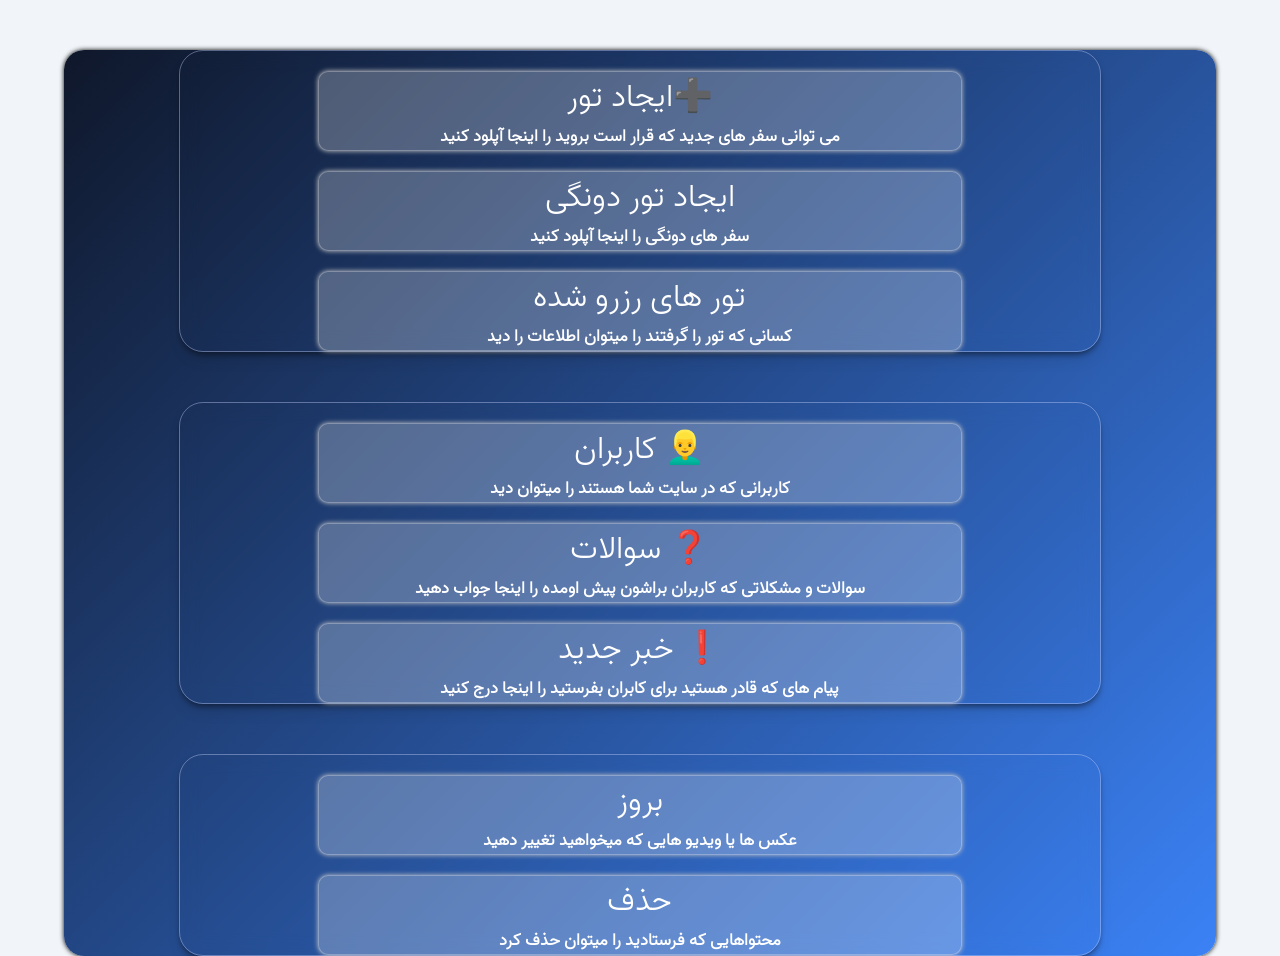
<file: manage/all_activity_manage/index.html>
<!DOCTYPE html>
<html lang="en">
<head>
    <meta charset="UTF-8">
    <meta name="viewport" content="width=device-width, initial-scale=1.0">
    <link rel="stylesheet" href="index.css">
    <title>مدیر</title>
</head>
<body>
    <div class="all">
        <div class="tours">
            <button>ایجاد تور➕<p>می توانی سفر های جدید که قرار است بروید را اینجا آپلود کنید</p></button>
            <button>ایجاد تور دونگی<p>سفر های دونگی را اینجا آپلود کنید </p></button>
            <button>تور های رزرو شده <p>کسانی که تور را گرفتند را میتوان اطلاعات را دید</p></button>

        </div>
        <div class="users">
            <button id="users">کاربران 👱‍♂️<p>کاربرانی که در سایت شما هستند را میتوان دید </p></button>
            <button id="question">سوالات ❓<p>سوالات و مشکلاتی که کاربران براشون پیش اومده را اینجا جواب دهید </p></button>
            <button>خبر جدید ❗<p>پیام های که قادر هستید برای کابران بفرستید را اینجا درج کنید</p></button>

        </div>
        <div class="change">
            <button>بروز <p>عکس ها یا ویدیو هایی که میخواهید تغییر دهید </p></button>
            <button>حذف<p>محتواهایی که فرستادید را میتوان حذف کرد </p></button>

        </div>

    </div>
    
</body>
</html>
<script src="index.js"></script>
</file>
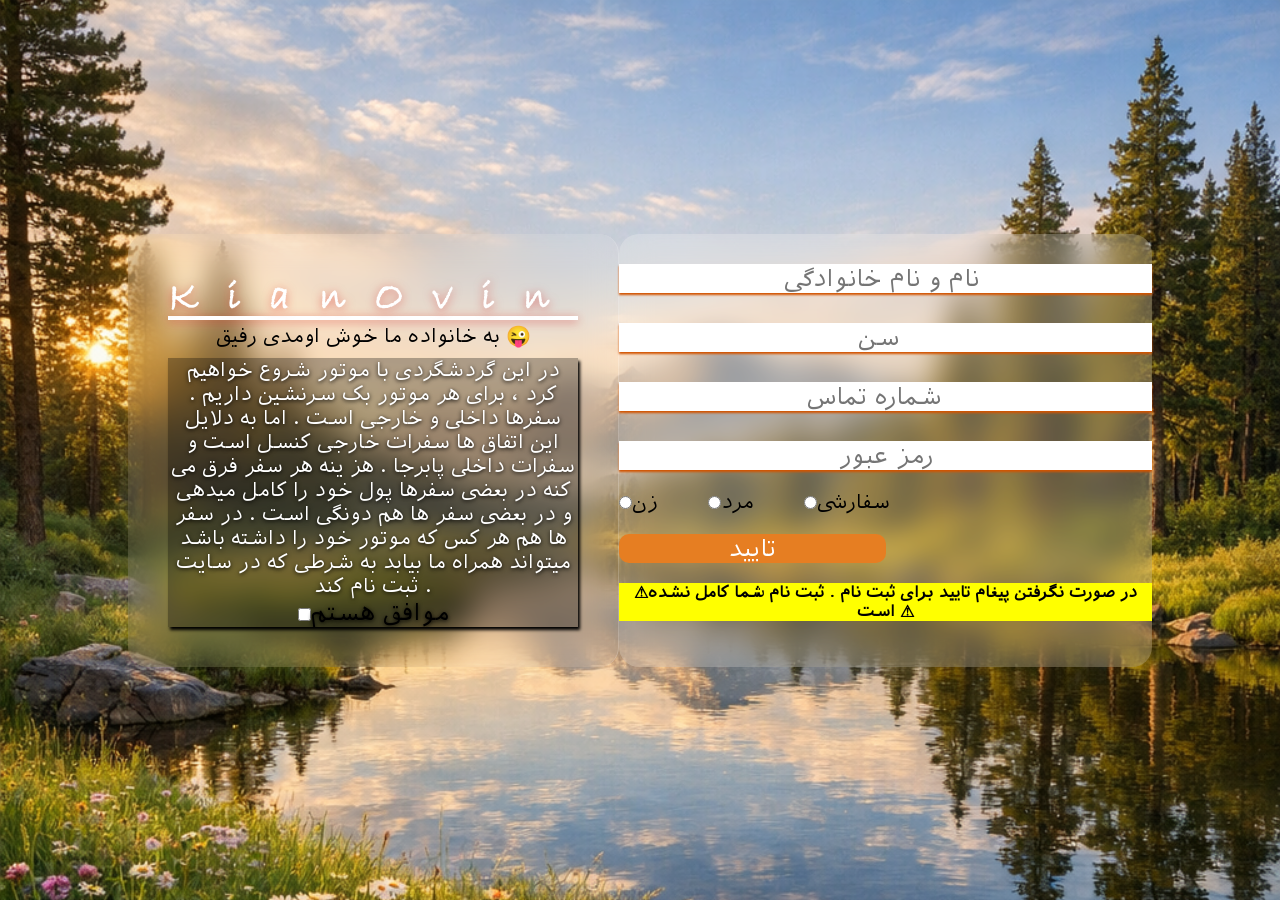
<file: login/login.html>
<!DOCTYPE html>
<html lang="en">
<head>
    <meta charset="UTF-8">
    <meta name="viewport" content="width=device-width, initial-scale=1.0">
    <title>ثبت نام  گردشگردی کایکو</title>
    <link rel="stylesheet" href="login.css">
</head>
<body>
    <div class="back">
    <form class="all">
        <div class="left">
            <h1>KianOvin</h1>
            <p style="color: black;">به خانواده ما خوش اومدی رفیق 😜</p>
            <div class="box_permition">
                <p>در این گردشگردی با موتور شروع خواهیم کرد ، برای هر موتور بک سرنشین داریم . سفرها داخلی و خارجی است . اما به دلایل این اتفاق ها سفرات خارجی کنسل است و سفرات داخلی پابرجا . هز ینه هر سفر فرق می کنه در بعضی سفرها پول خود را کامل میدهی و در بعضی سفر ها هم دونگی است . در سفر ها هم هر کس که موتور خود را داشته باشد میتواند همراه ما بیابد به شرطی که در سایت ثبت نام کند . 
                    
            <label class="accept" >
                <input type="checkbox" id="accept">موافق هستم

            </label>
            <div class="error" id="error">


            </div>

            </div>
           
        </div>
        <div class="login">
            <input type="text" id="name" class="input" placeholder="نام و نام خانوادگی ">
            <input type="number" id="age" class="input" placeholder="سن">
            <input type="number" id="number" class="input" placeholder="شماره تماس ">
            <input type="password" id="password" class="input" placeholder="رمز عبور">
            <div id="radio">
            <label >
                <input type="radio" value="زن" id="women" name="gender" class="radio">زن
            </label>
         
            <label>
                 <input type="radio" value="مرد" id="man" name="gender" class="radio">مرد
            </label>

             <label>
                <input type="radio" value="سفارشی"  name="gender" class="radio">سفارشی
            </label>
            </div>
            <div class="button">
                <button id="submit">تایید</button>
            </div>
            <div>
                <h4>⚠در صورت نگرفتن پیغام تایید برای ثبت نام . ثبت نام شما کامل نشده است ⚠</h4>
            </div>

           
           
        
        </div>

    </form>
    </div>
   
    
    
</body>
</html>
<script src="login.js"></script>
</file>
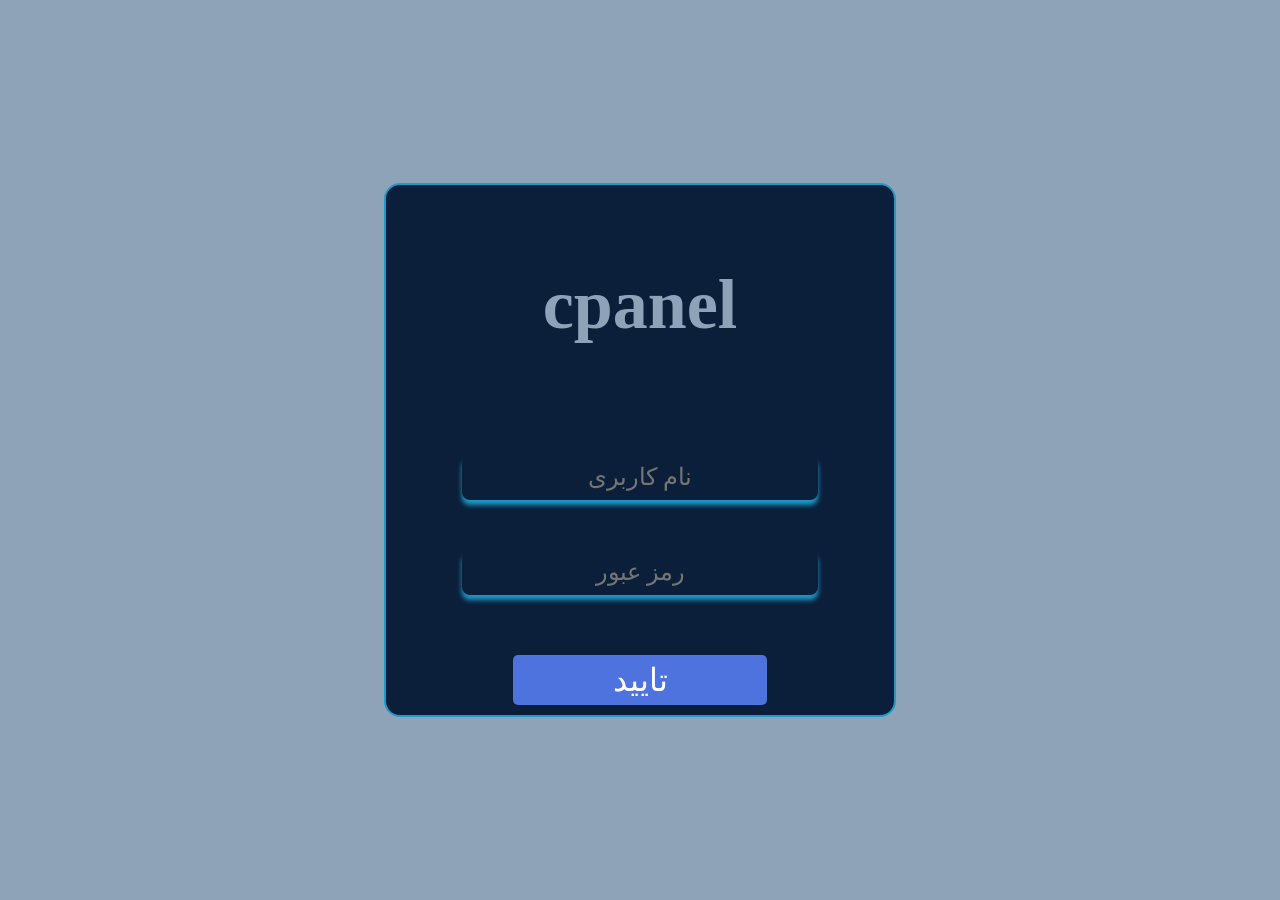
<file: manage/manage.html>
<!DOCTYPE html>
<html lang="en">
<head>
    <meta charset="UTF-8">
    <meta name="viewport" content="width=device-width, initial-scale=1.0">
    <link rel="stylesheet" href="manage.css">
    <title>ورود مدیر</title>
</head>
<body>
    <div class="all">
        <form action="">
            <h3 id="timi">

            </h3>
        <h1>
            cpanel
        </h1>
        <div>
            <input type="text" placeholder="نام کاربری" id="name" >
        </div>
        <div>
            <input type="password" placeholder="رمز عبور" id="password">
        </div>
        <div>
            <button id="submit">تایید</button>
        </div>
    </form>

    </div>
    </div>
    
</body>
</html>
<script src="manage.js"></script>
</file>
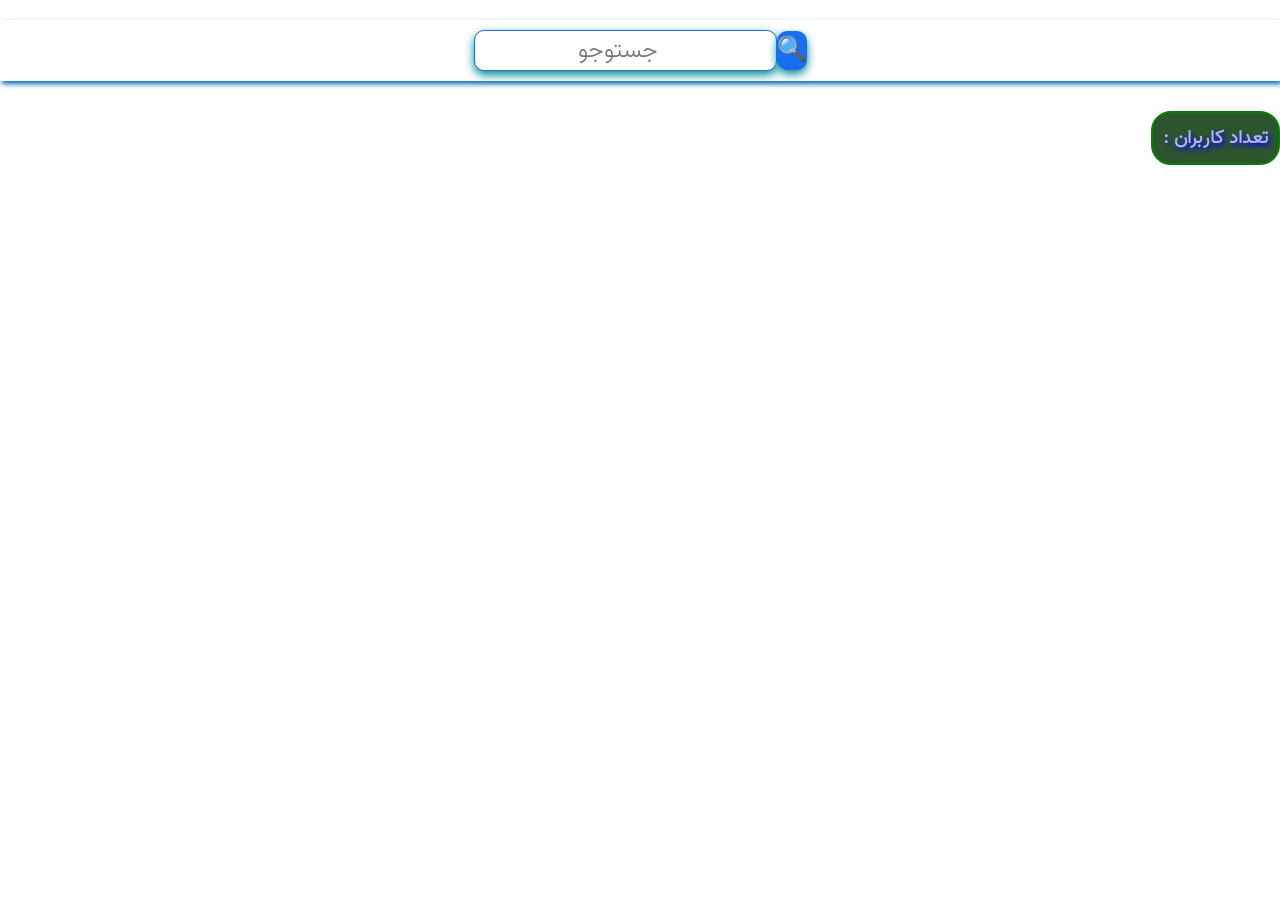
<file: manage/all_activity_manage/users/users.html>
<!DOCTYPE html>
<html lang="en">
<head>
    <meta charset="UTF-8">
    <meta name="viewport" content="width=device-width, initial-scale=1.0">
    <link rel="stylesheet" href="users.css">
    <title></title>
</head>
<body>
    <div class="box_search">
        <div class="search">
            <input type="number" placeholder="جستوجو" id="search"><button id="submit">🔍</button>
        </div>
        <div class="container_one" id="container_one">
        </div>

    </div>
    <div class="population">
        <h3 id="population">تعداد کاربران : </h3>
    </div>
    <div class="container_two" id="container_two">

    </div>
    
</body>
</html>
<script src="users.js"></script>
</file>
<file: manage/all_activity_manage/index.css>
*{
    margin: 0;
    padding: 0;
    box-sizing: border-box;
}
@font-face{
    font-family: 'vahid';
    src: url(../../font/Vazir-Light.ttf);
}
body{
     background-color: #f1f5f9;
     color: #0f172a;
}
.all{
    background: linear-gradient(135deg,#0f172a,#3b82f6);
    width: 90%;
    box-shadow: 0 0 5px black;
    margin-left: auto;
    margin-right: auto;
    margin-top: 30px;
    border-radius: 20px;
}

.users,.change,.tours{
    background-color: transparent;
    backdrop-filter: blur(15px);
    border: 1px solid rgba(255,255,255,0.3);
    backdrop-filter: blur(10px);
    width: 80%;
    margin-left: auto;
    margin-right: auto;
    margin-top: 50px;
    flex-wrap: wrap;
    text-align: center;
    border-radius: 1.5rem;
    box-shadow: 0 4px 6px -2px rgba(0, 0, 0, 0.5),0 10px 15px -3px rgba(0, 0, 0, 0.1);
    border: 1px solid rgba(203, 213, 255, 0.4);
   
}
button{
   
    cursor: pointer;
    width: 70%;
    background-color: rgba(255,255,255,0.25);
    border: none;
    margin-top: 20px;
    font-family: 'vahid';
    font-size: xx-large;
    color: rgb(255, 255, 255);
    border-radius: 10px;
    box-shadow: 0 0 5px rgb(196, 196, 196);
    transition: 0.3s;
     border: 1px solid rgba(243, 241, 241, 0.3);
    
}
button:active{
    outline: none;
}
p{
    font-size: 17px;
    font-weight: 600;
}
button:hover{
    background-color: rgb(112, 173, 253);
    transform: translateY(-5px);
    color: black;
}
@media(max-width:530px){
    button{
        font-size: x-large;
    }
}
</file>
<file: login/login.css>
*{
    margin: 0;
    padding: 0;
    box-sizing: border-box;
}
@font-face{
    font-family: 'title';
    src: url(../font/irsans_P30Day.com.ttf);
}
@font-face{
    font-family: 'brad';
    src: url(../font/BRADHITC.TTF);
}
body{
    background-image: url(pic/d1da81f1-f62e-48f4-92e7-20e049bfdd87.png);
    background-size: cover;
    background-repeat: no-repeat;
     font-family:'title';
}
.back{
    width: 100%;
    margin-left: auto;
    margin-right: auto;
    display: flex;
    
    height: 100vh;
    align-items: center;
    justify-content: center;
    flex-wrap: wrap;
    
  
    
}
.all{
    max-width: 80%;
    border-radius: 10px;
    display: flex;
    border-radius: 20px;
   

}
.left{
    width: 100%;
    background-color:rgba(255,255,255,0.1);
    backdrop-filter: blur(15px);
    border-radius: 20px;
    text-align: center;
    color: white;
    font-size: 20px;
    padding-top: 20px;
    border-right: 1px solid rgba(255,255,255,0.2);
    padding: 40px;
}
h1{
    text-shadow: 0 2px 10px rgba(214, 20, 20, 0.5);
    font-family: 'brad';
    letter-spacing: 30px;
    text-decoration: underline;
    text-underline-offset: 8px;

}
.login{
    flex-wrap: wrap;
    align-items: center;
    justify-items: center;
    background-color: rgba(255,255,255,0.2);
    backdrop-filter: blur(15px);
    border-radius: 20px;
}
.input{
    font-size: x-large;
    width: 100%;
    margin-top: 30px;
    border-left: none;
    border-right: none;
    text-align: center;
    border: none;
    box-shadow: 0px 2px 2px #d35400;
    font-family: 'title';

}
label{
    font-size: 20px;
    font-weight: lighter;
}
button{
    margin-top: 20px;
}



.button{
    width:50%;

}
button{
    width: 100%;
    font-size: x-large;
    background-color: #e67e22;
    color: white;
    border: none;
    margin-bottom: 20px;
    border-radius: 10px;
    cursor: pointer;
    transition: 0.3s;
    font-family: 'title';
}
button:hover{
    background-color: #d35400;
    transform: translateY(-4px);
}


#radio{
    display: flex;
    gap: 50px;
    margin-top: 20px;
    font-family: 'title';
}
.box_permition{
    box-shadow: 2px 3px 3px black;
    overflow-y: scroll;
    margin-top: 10px;
    background-color:rgba(0, 0, 0, 0.3) ;
    text-shadow: 0 1px 4px black;

}
.accept{
    color: black;
    font-size: larger;
    display: block;
}
input:focus{
    border: none;
    outline: none;
}
.error{
    text-align: center;
    font-weight: bolder;
    font-weight: 800;
   
}
h4{
    text-align: center;
    background-color: yellow;
}
</file>
<file: manage/manage.css>
*{
    padding: 0;
    margin: 0;
    box-sizing: border-box;
}
body{
    height: 100vh;
    background-color: #8fa3b8;
    align-content: center;
    justify-content: center;
}
@font-face{
    font-family: 'iran';
    src: url(../font/irsans_P30Day.com.ttf);
}
@font-face{
    font-family: 'bar';
    src: url(../font/BRADHITC.TTF);
}
@font-face{
    font-family: 'np';
    src: url(../font/NPINami.ttf);
}
.all{
    max-width: 100%;
    height: 100%;
    align-content: center;
    justify-content: center;
}
form{
    width: 40%;
    margin-left: auto;
    margin-right: auto;
  
    text-align: center;
    background-color: #0b1f3a;

    backdrop-filter: blur(15px);
    border-radius: 16px;
    border: 2px solid #1f9aca;
 
    
}
@media(max-width:800px){
    form{
        width: 70%;
    }
}
@media(max-width:400px){
    form{
        width: 90%;
    }
    
}
input{
    font-family: 'iran';
    width: 70%;
    text-align: center;
    font-size: x-large;
    border-radius: 8px ;
    border: none;
    box-shadow: 0 5px 5px #1f9aca;
    
    background-color: transparent;
    color: #ffffff;
    transition: 0.3s;
    font-family: 'title';
    margin-top: 50px;
    color: white;
    height: 45px;

}
input:focus{
    outline: none;
    border-color: #4e73df;
    box-shadow: 0 0 8px rgba(78, 115, 223, 0.2);
}
.circle_one{
    width: 150px;
    height: 150px;
    border-radius: 100%;
    background-color: #ff8c00;
    position: absolute;
    z-index: -1;
    margin-left: 22%;
    margin-bottom: 50px;
}
.circle_two{
    width: 150px;
    height: 150px;
    border-radius: 100%;
    background-color: #1f9aca;
    position: absolute;
    z-index: -1;
    margin-left: 68%;
    margin-top: 15%;
}
button{
    font-family: 'iran';
    margin-top: 60px;
    margin-bottom: 10px;
     border: none;
    outline: none;
    font-family: inherit;
    width: 50%;
    color: #ffffff;
    background-color: #4e73df;
    border-radius: 5px ;
    font-size: xx-large ;
    text-align: center;
    display: block;
    height: 50px ;
    cursor: pointer;
    transition: 0.5s;
    margin-left: auto;
    margin-right: auto;
    
}
button:hover{
    background-color: #2e59d9;
    box-shadow: 0px 0px 5px #03e9f4, 0px 0px 25px #03e9f4, 0px 0px 28px #03e9f4;
    -webkit-box-reflect: below 2px linear-gradient(transparent,rgba(3, 255, 3, 0.274));
}
h1{
    color: #ffffff;
    font-weight: bold;
    font-size: 70px;
    line-height: 200px;
    color:  #8fa3b8;
}
#timi{
    color: red;
    padding: 10px;
    font-weight: 800;
    font-family: 'Lucida Sans', 'Lucida Sans Regular', 'Lucida Grande', 'Lucida Sans Unicode', Geneva, Verdana, sans-serif;
}
</file>
<file: manage/all_activity_manage/users/users.css>
*{
    margin: 0;
    padding: 0;
    box-sizing: border-box;
}
@font-face{
    font-family: 'vazir';
    src: url(../../../font/Vazir-Light.ttf);
}
.box_search{
    width: 100%;
    box-shadow: 2px 3px 5px rgb(0, 108, 180);
    margin-left: auto;
    margin-right: auto;
    margin-top: 20px;
    text-align: center;
    height: 100%;
}
.search{
    margin-left: auto;
    margin-right: auto;
    padding: 10px;
    text-align: center;
}
input{
    text-align: center;
    font-family: 'vazir';
    font-size: x-large;
    border-radius: 10px;
    border: 1px solid  rgb(24, 110, 238) ;
    box-shadow: 0 4px 10px darkcyan;


}
input:focus{
    outline: none;
}
button{
    background-color: rgb(24, 110, 238);
    font-family: 'vazir';
    font-size: x-large;
    border: none;
    cursor: pointer;
    border-radius: 10px;
    box-shadow: 0 4px 10px darkcyan;
    transition: 0.3s;

}
.container_one{
    width: 90%;
    height: 100%;
    margin-left: auto;
    margin-right: auto;
}
.container_two{
    width: 80%;
    margin-top: 40px;
    margin-left: auto;
    margin-right: auto;
    flex-wrap: wrap;
    height: 100%;
    box-shadow: 0 4px 10px black;
    background: linear-gradient(135deg,#0f172a,#1f3963);
    display: flex;
    gap: 30px;
    align-items: center;
    justify-content: center;
    border-radius: 5px;
}
button:hover{
    transform: translateY(-3px);
    box-shadow: 5px 5px 5px rgb(156, 248, 248);
}
.population{
    border: 2px solid green;
    padding: 10px;
    direction: rtl;
    font-family: 'vazir';
    width: fit-content;
    margin-left: auto;
    margin-top: 30px;
    background-color: rgb(45, 85, 45);
    color: rgb(182, 177, 255);
    border-radius: 20px;
    text-shadow: 2px 3px 5px blue;
}
</file>
